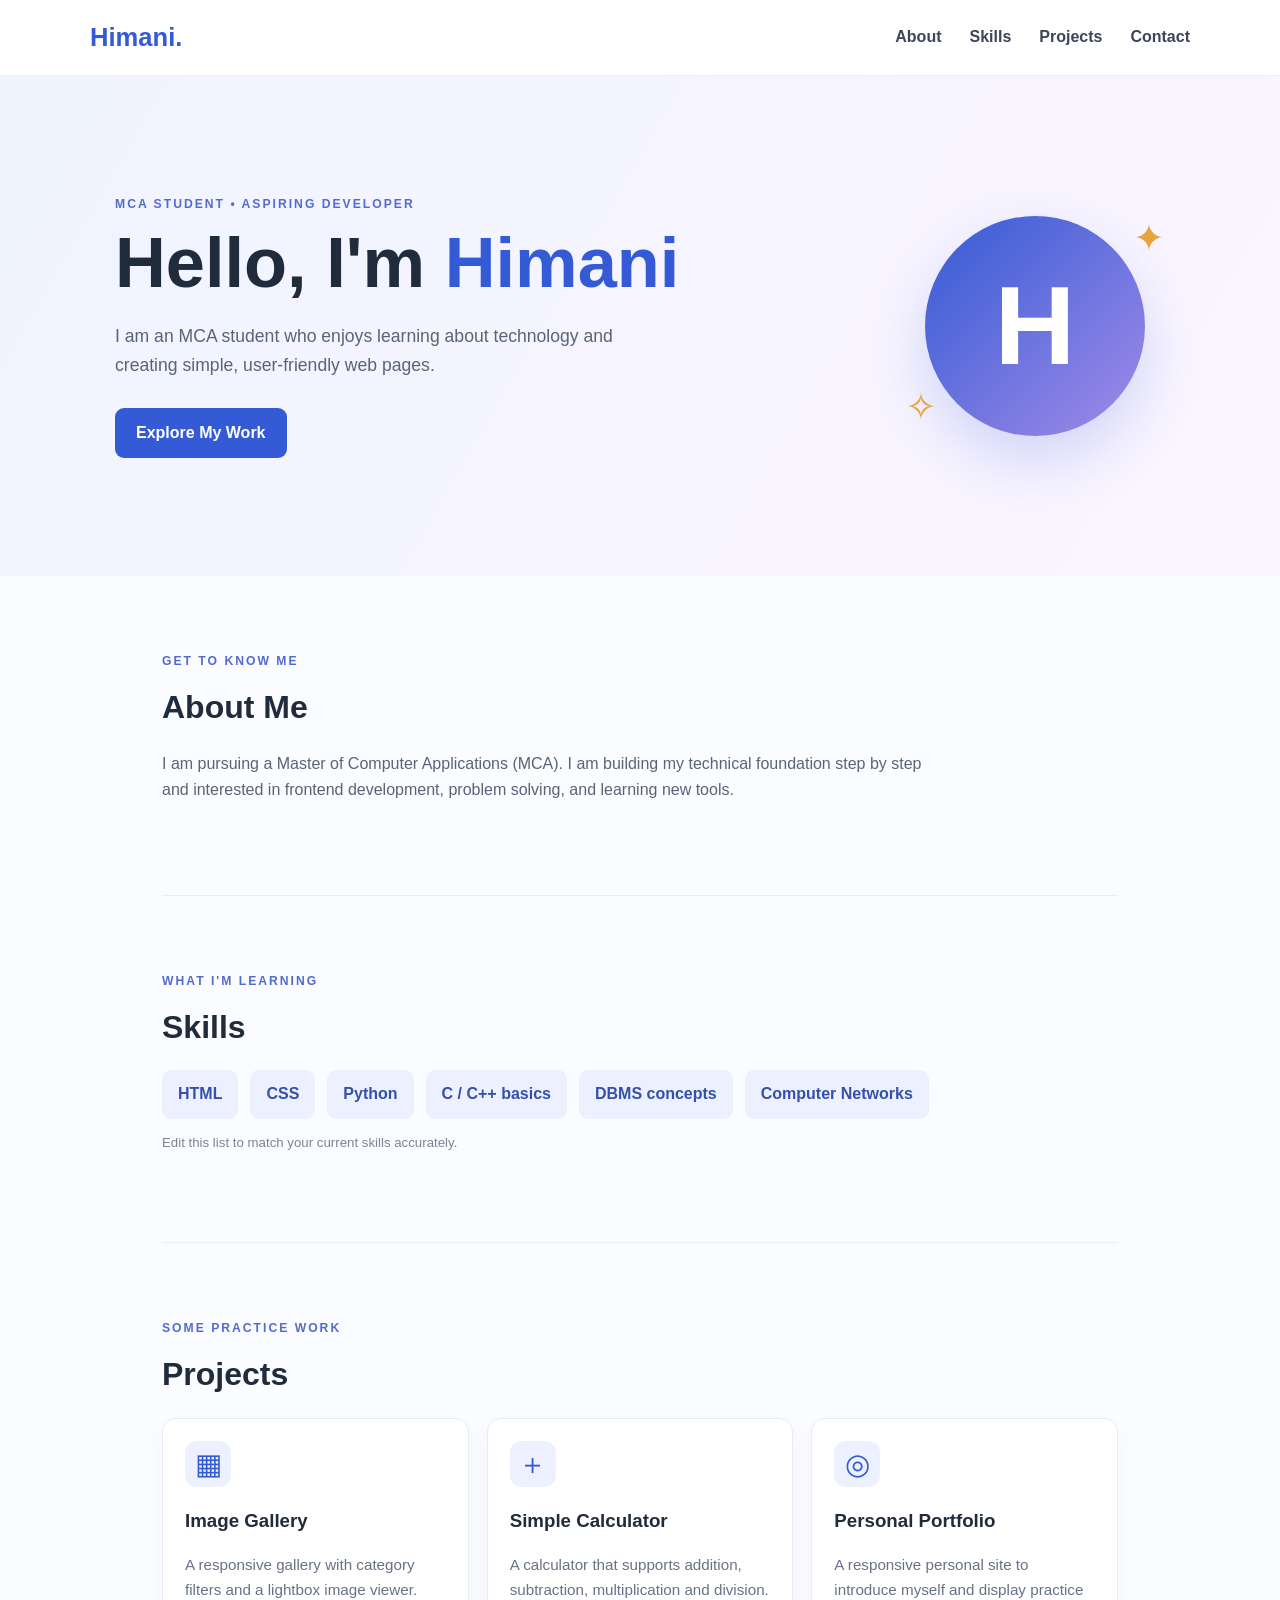
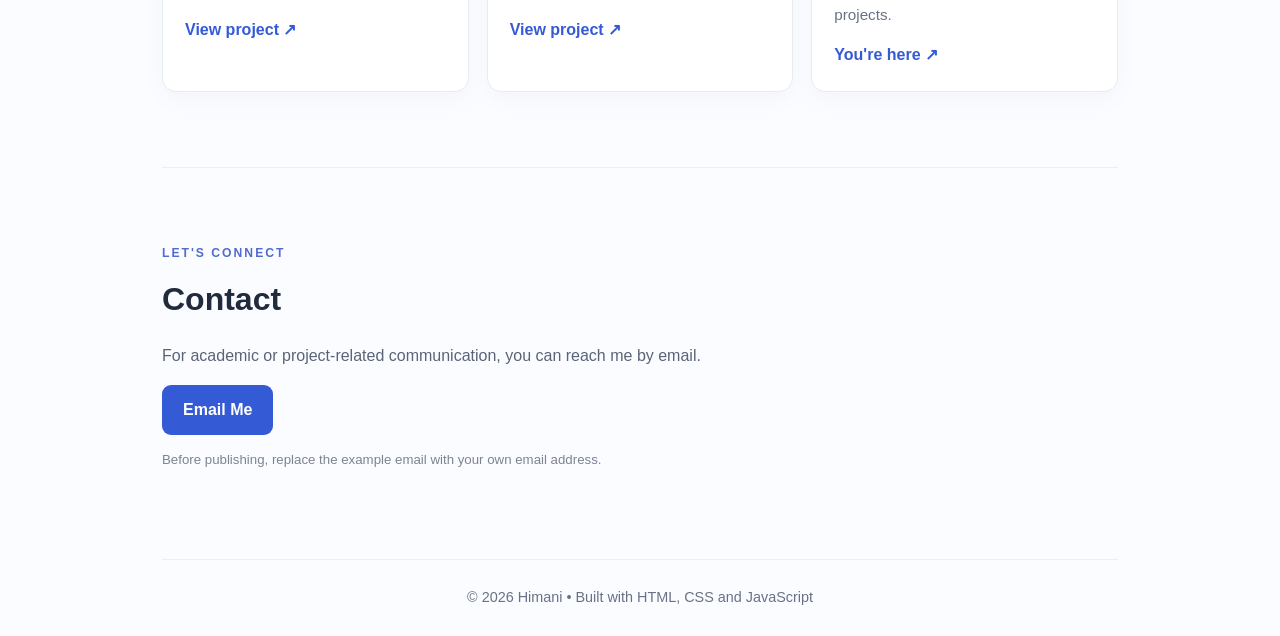
<file: index.html>
<!DOCTYPE html>
<html lang="en">
<head><meta charset="UTF-8"><meta name="viewport" content="width=device-width, initial-scale=1.0"><title>Himani | Portfolio</title><link rel="stylesheet" href="style.css"></head>
<body>
  <nav><a class="brand" href="#home">Himani.</a><button id="menuButton" aria-label="Toggle navigation">☰</button><div id="navLinks"><a href="#about">About</a><a href="#skills">Skills</a><a href="#projects">Projects</a><a href="#contact">Contact</a></div></nav>
  <header id="home" class="hero"><div class="hero-copy"><p class="eyebrow">MCA STUDENT • ASPIRING DEVELOPER</p><h1>Hello, I'm <span>Himani</span></h1><p>I am an MCA student who enjoys learning about technology and creating simple, user-friendly web pages.</p><a class="button" href="#projects">Explore My Work</a></div><div class="hero-art" aria-hidden="true"><div class="circle">H</div><span class="spark s1">✦</span><span class="spark s2">✧</span></div></header>
  <main>
    <section id="about"><p class="eyebrow">GET TO KNOW ME</p><h2>About Me</h2><p>I am pursuing a Master of Computer Applications (MCA). I am building my technical foundation step by step and interested in frontend development, problem solving, and learning new tools.</p></section>
    <section id="skills"><p class="eyebrow">WHAT I'M LEARNING</p><h2>Skills</h2><div class="skill-list"><span>HTML</span><span>CSS</span><span>Python</span><span>C / C++ basics</span><span>DBMS concepts</span><span>Computer Networks</span></div><p class="note">Edit this list to match your current skills accurately.</p></section>
    <section id="projects"><p class="eyebrow">SOME PRACTICE WORK</p><h2>Projects</h2><div class="project-grid"><article><div class="project-icon">▦</div><h3>Image Gallery</h3><p>A responsive gallery with category filters and a lightbox image viewer.</p><a href="../Image-Gallery/index.html">View project ↗</a></article><article><div class="project-icon">＋</div><h3>Simple Calculator</h3><p>A calculator that supports addition, subtraction, multiplication and division.</p><a href="../Calculator/index.html">View project ↗</a></article><article><div class="project-icon">◎</div><h3>Personal Portfolio</h3><p>A responsive personal site to introduce myself and display practice projects.</p><a href="#home">You're here ↗</a></article></div></section>
    <section id="contact"><p class="eyebrow">LET'S CONNECT</p><h2>Contact</h2><p>For academic or project-related communication, you can reach me by email.</p><a class="button" href="mailto:your-email@example.com">Email Me</a><p class="note">Before publishing, replace the example email with your own email address.</p></section>
  </main>
  <footer>© <span id="year"></span> Himani • Built with HTML, CSS and JavaScript</footer><script src="script.js"></script>
</body></html>
</file>
<file: style.css>
*{box-sizing:border-box;scroll-behavior:smooth}body{margin:0;font-family:Arial,sans-serif;color:#202b3b;background:#fbfcff;line-height:1.65}nav{height:76px;padding:0 max(6%,calc((100% - 1100px)/2));display:flex;align-items:center;justify-content:space-between;background:#fff;border-bottom:1px solid #edf0f6;position:sticky;top:0;z-index:3}.brand{text-decoration:none;font-size:1.6rem;font-weight:800;color:#345bd5}#navLinks{display:flex;gap:28px}#navLinks a{color:#3c4658;text-decoration:none;font-weight:600}#navLinks a:hover{color:#345bd5}#menuButton{display:none;border:0;background:transparent;font-size:1.5rem}.hero{min-height:500px;padding:70px max(8%,calc((100% - 1050px)/2));display:flex;align-items:center;justify-content:space-between;gap:40px;background:linear-gradient(120deg,#f0f4ff,#fbf5ff)}.hero-copy{max-width:570px}.eyebrow{font-size:.76rem;letter-spacing:2px;color:#526bd0;font-weight:800;margin:0 0 10px}.hero h1{font-size:clamp(2.5rem,6vw,4.4rem);line-height:1.1;margin:0 0 20px}.hero h1 span{color:#345bd5}.hero-copy>p:not(.eyebrow){font-size:1.1rem;color:#596477;max-width:520px;margin-bottom:28px}.button{display:inline-block;padding:12px 21px;background:#345bd5;color:white;text-decoration:none;border-radius:9px;font-weight:700}.hero-art{width:260px;height:260px;flex-shrink:0;position:relative;display:grid;place-items:center}.circle{width:220px;height:220px;border-radius:50%;display:grid;place-items:center;font-size:7rem;font-weight:800;color:white;background:linear-gradient(135deg,#345bd5,#a18be8);box-shadow:0 25px 60px #345bd533}.spark{position:absolute;color:#e6a53c;font-size:2.4rem}.s1{top:10px;right:0}.s2{bottom:18px;left:0}main{max-width:1000px;margin:auto;padding:0 22px}section{padding:75px 0;border-bottom:1px solid #e9edf5}h2{font-size:2rem;margin:0 0 17px}section>p:not(.eyebrow){max-width:760px;color:#596477}.skill-list{display:flex;flex-wrap:wrap;gap:12px}.skill-list span{background:#edf1ff;color:#3450aa;border-radius:9px;padding:11px 16px;font-weight:700}.note{font-size:.83rem;color:#7b8493!important}.project-grid{display:grid;grid-template-columns:repeat(3,1fr);gap:18px}.project-grid article{padding:22px;background:white;border:1px solid #e7ebf3;border-radius:14px;box-shadow:0 8px 25px #1b2b4b08}.project-icon{width:46px;height:46px;display:grid;place-items:center;border-radius:12px;background:#edf1ff;color:#345bd5;font-size:1.8rem}.project-grid h3{margin-bottom:5px}.project-grid p{color:#687286;font-size:.95rem}.project-grid a{color:#345bd5;text-decoration:none;font-weight:700}footer{text-align:center;padding:26px;color:#687286;font-size:.9rem}@media(max-width:700px){.hero{padding-top:55px;padding-bottom:55px;flex-direction:column-reverse;align-items:flex-start}.hero-art{align-self:center;width:190px;height:190px}.circle{width:165px;height:165px;font-size:5rem}.project-grid{grid-template-columns:1fr}#menuButton{display:block}#navLinks{display:none;position:absolute;top:75px;left:0;right:0;padding:20px;background:white;flex-direction:column;gap:15px;box-shadow:0 10px 20px #0001}#navLinks.open{display:flex}}
</file>
